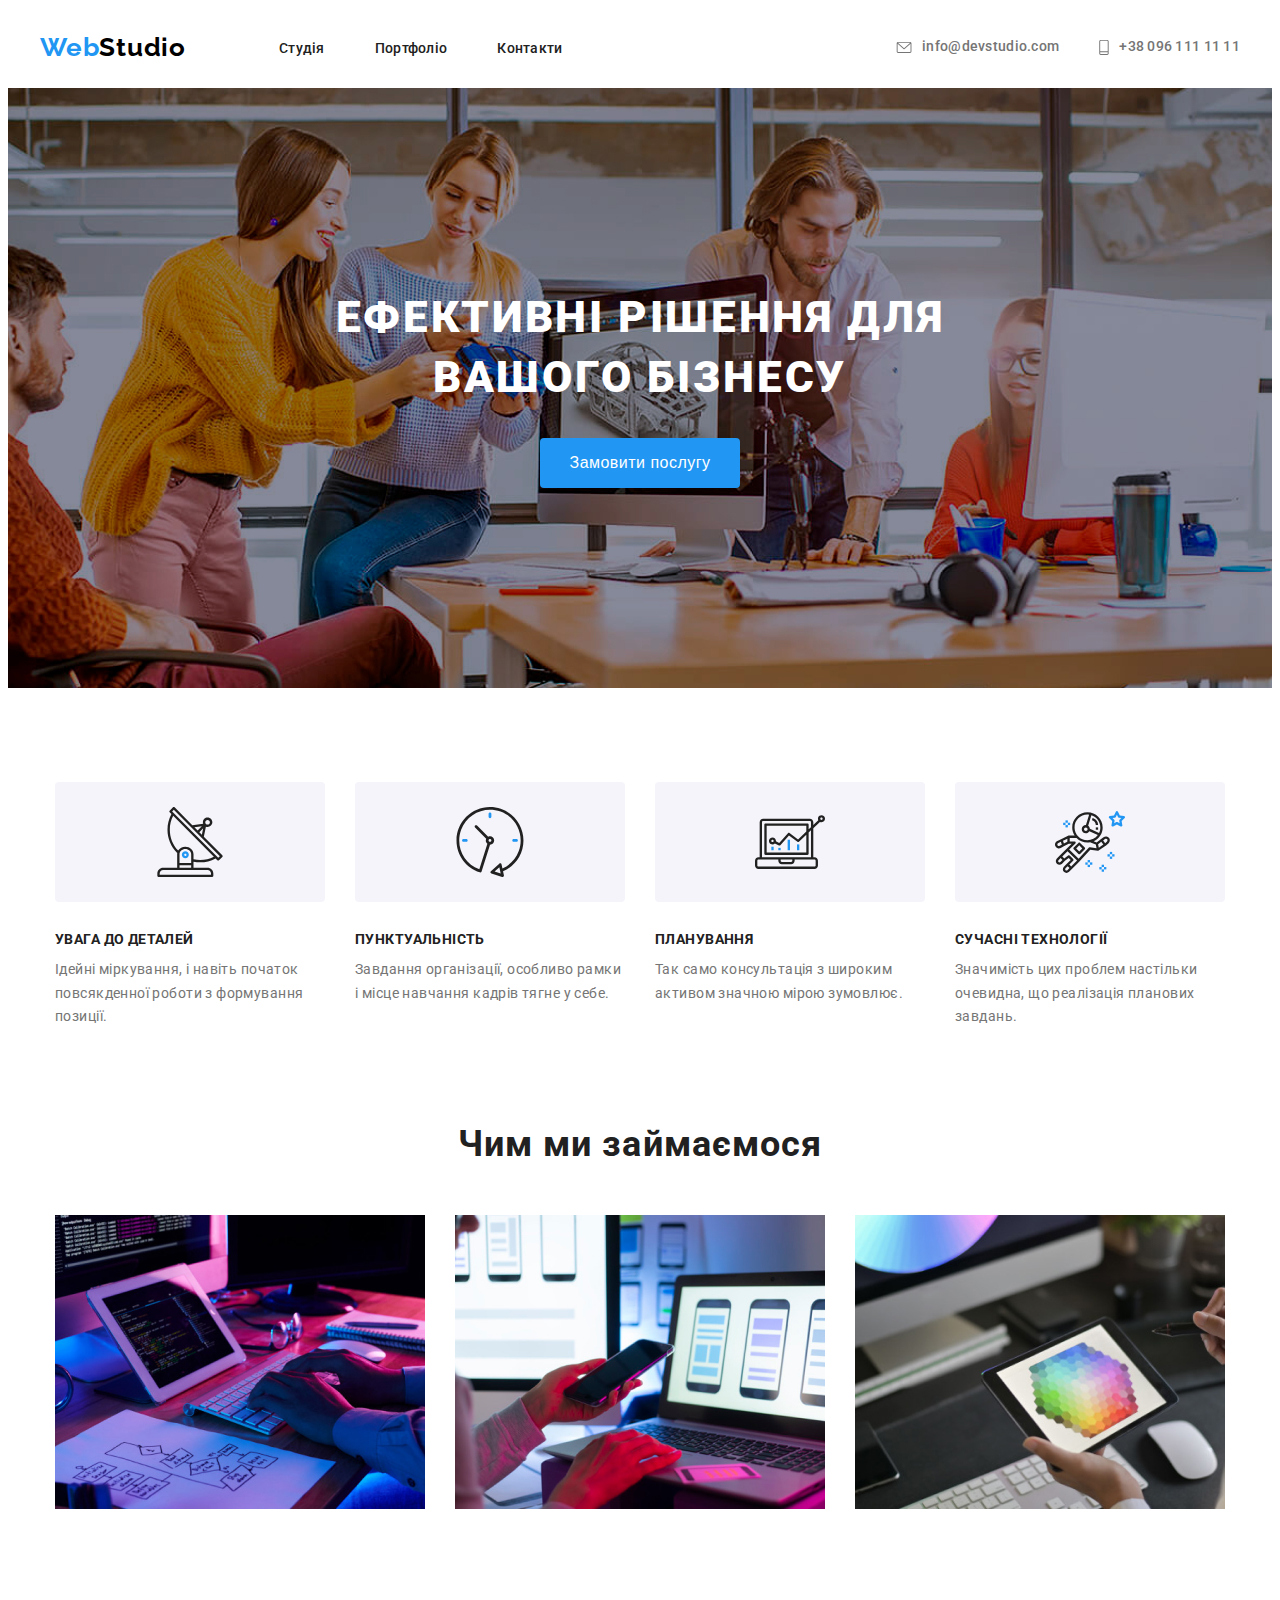
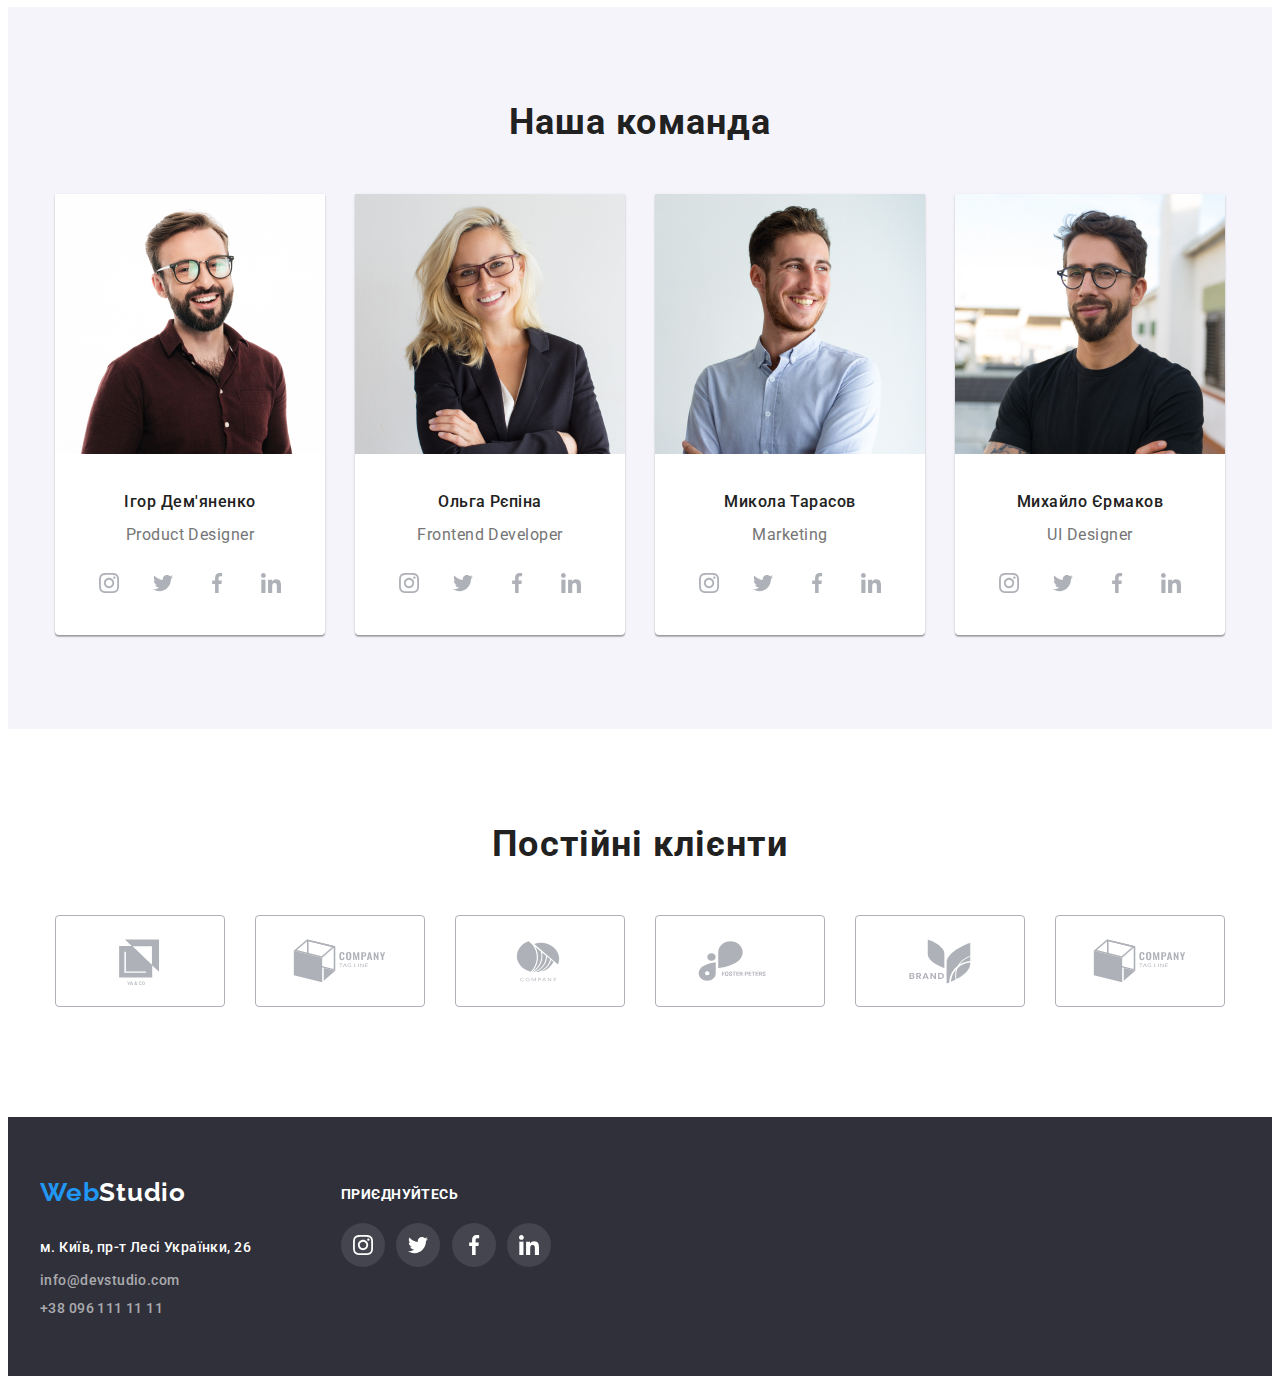
<file: index.html>
<!DOCTYPE html>
<html lang="uk">
  <head>
    <meta charset="UTF-8"/>
    <meta http-equiv="X-UA-Compatible" content="IE=edge">
    <meta name="viewport" content="width=device-width, initial-scale=1.0">
    <title>goit-markup-hw-1</title>
    <link rel="stylesheet" href="https://cdnjs.cloudflare.com/ajax/libs/modern-normalize/1.1.0/modern-normalize.min.css" integrity="sha512-wpPYUAdjBVSE4KJnH1VR1HeZfpl1ub8YT/NKx4PuQ5NmX2tKuGu6U/JRp5y+Y8XG2tV+wKQpNHVUX03MfMFn9Q==" crossorigin="anonymous" referrerpolicy="no-referrer" />
    <link rel="preconnect" href="https://fonts.googleapis.com">
    <link rel="preconnect" href="https://fonts.gstatic.com" crossorigin>
    <link href="https://fonts.googleapis.com/css2?family=Raleway:wght@700&family=Roboto:ital,wght@0,400;0,500;0,700;0,900;1,900&display=swap" rel="stylesheet">
    <link rel="stylesheet" href="./css/styles.css">
    
</head>
<!--header-->
<body>

<header>
  <div class="header">
    <a class="logo" href=""><span class="logo-blue-footer">Web</span>Studio</a>
    </nav>
       <ul id="nav-header" class="navigation-header">
       <li><a class="nav-header" href="">Студія</a></li>
       <li><a class="nav-header" target="_self" href="./portfolio.html">Портфоліо</a></li>
       <li><a class="nav-header" href="">Контакти</a></li>
      </ul>
    </nav>
   <ul class="container-contact-header">

    
   <li class="list-bullets-none contact-group">
    <svg class="contact-icon" width="16" height="12">
      <use href="./images/symbol-defs.svg#icon-envelope">
      </use>
    </svg>
   <a class="contact-header" href="mailto:info@devstudio.com">info@devstudio.com</a>
  </li>


  <li class="list-bullets-none contact-group">
    <svg class="contact-icon" width="10" height="16">
    <use href="./images/symbol-defs.svg#icon-telephone">
    </use>
  </svg>
   <a class="contact-header" href="tel:+380961111111">+38 096 111 11 11</a>
   
   </li>
  </ul>
  </div>
</header>

<!--Main of index-->
<main>
  <section class="hero">
    
    <h1 class="moto">
        Ефективні рішення для вашого бізнесу
    </h1>
    <div class="container-command-service-btn">
      <button class="command-service-btn" type="button">Замовити послугу</button>
    </div>
    </section>
<!--Characteristics-->

<section class="section">
  <div class="list-quality-container">
    <h2 style="display: none;">Characteristics</h2>
     <ul class="list-bullets-none list-quality-flex">
      <li class="quality-item">
        <div class="quality-icon-space">
          <div class="quality-icon">
          <svg width="70" height="70" >
            <use  href="./images/symbol-defs.svg#icon-antenna"></use>
          </svg>
          </div>
        </div>
        <h3 class="quality-title">УВАГА ДО ДЕТАЛЕЙ</h3>
        <p class="quality-definition">Ідейні міркування, і навіть початок повсякденної роботи з формування позиції.</p>
      </li>
      <li class="quality-item">
        <div class="quality-icon-space">
          <svg width="70" height="70" class="quality-icon">
            <use  href="./images/symbol-defs.svg#icon-clock">
            </use>
          </svg>
        </div>
        <h3 class="quality-title">ПУНКТУАЛЬНІСТЬ</h3>
        <p class="quality-definition">Завдання організації, особливо рамки і місце навчання кадрів тягне у себе.</p>
      </li>
      <li class="quality-item">
        <div class="quality-icon-space">
          <svg width="70" height="70" class="quality-icon">
            <use  href="./images/symbol-defs.svg#icon-diagram">
            </use>
          </svg>
        </div>
        <h3 class="quality-title">ПЛАНУВАННЯ</h3>
        <p class="quality-definition">Так само консультація з широким активом значною мірою зумовлює.</p>
      </li>
      <li class="quality-item antenna-last">
        <div class="quality-icon-space">
          <svg width="70" height="70" class="quality-icon">
            <use  href="./images/symbol-defs.svg#icon-astronaut">
            </use>
          </svg>
        </div>
        <h3 class="quality-title">СУЧАСНІ ТЕХНОЛОГІЇ</h3>
        <p class="quality-definition">Значимість цих проблем настільки очевидна, що реалізація планових завдань.</p>
    </li>
     </ul>
  </div>
 </section>

<!--Occupation-->


  <section class="section-occupation">
    <div class="list-quality-container">
    <h2 class="headings">Чим ми займаємося</h2>
       <ul class="list-bullets-none img-activity" >
       <li><img src="./images/img-1.jpg" alt="людина друкує на клавіатурі" width="370"/></li>
       <li><img src="./images/img-2.jpg" alt="людина тримає телефон і дивиться на телефони на ком'ютері" width="370"/></li>
       <li><img src="./images/img-3.jpg" alt="людина працює стілусом на планшетці" width="370"/></li>
     </ul>
    </div>
  </section>

<!--Team-->

  <section class="list-container-team" >
    <div class="list-quality-container">
      <h2 class="headings">Наша команда</h2>

        <ul class="list-bullets-none team-items-container">
        <li class="team-item"><img src="./images/img-4.jpg" alt="фото Ігора Дем'яненка" width="270"/>
          <div class="team-card"><h3 class="team-name">Ігор Дем'яненко</h3><p class="team-function">Product Designer</p>
        
    
          <ul class="social-list list-bullets-none">
            <li class="social-item">
             <a class="icon-space" href="#">
              <svg class="icon" width="20" height="20">
               <use href="./images/symbol-defs.svg#icon-instagram-2">
               </use>
              </svg>
             </a>
            </li>
            <li class="social-item" >
              <a class="icon-space" href="#">
               <svg class="icon" width="20" height="20">
                <use href="./images/symbol-defs.svg#icon-twitter">
                </use>
               </svg>
              </a>
             </li>
             <li class="social-item">
              <a class="icon-space" href="#">
               <svg class="icon" width="20" height="20">
                <use href="./images/symbol-defs.svg#icon-facebook">
                </use>
               </svg>
              </a>
             </li>
             <li class="social-item" >
              <a class="icon-space" href="#">
                <svg class="icon" width="20" height="20">
                <use href="./images/symbol-defs.svg#icon-linkedin-1">
                </use>
              </svg>
              </a>
             </li>
          </ul>
      

          </div>
        </li>
        <li class="team-item"><img src="./images/img-5.jpg" alt="фото Ольги Рєпіної" width="270"/>
          <div class="team-card"><h3 class="team-name">Ольга Рєпіна</h3> <p class="team-function">Frontend Developer</p>
            <div class="media-space">
              <ul class="social-list list-bullets-none">

                <li class="social-item">
                 <a class="icon-space" href="#">
                  <svg class="icon" width="20" height="20">
                   <use href="./images/symbol-defs.svg#icon-instagram-2">
                   </use>
                  </svg>
                 </a>
                </li>
                
                 <li class="social-item" >
                  <a class="icon-space" href="#">
                   <svg class="icon" width="20" height="20">
                    <use href="./images/symbol-defs.svg#icon-twitter">
                    </use>
                   </svg>
                  </a>
                 </li>
                 <li class="social-item">
                  <a class="icon-space" href="#">
                   <svg class="icon" width="20" height="20">
                    <use href="./images/symbol-defs.svg#icon-facebook">
                    </use>
                   </svg>
                  </a>
                 </li>
                 <li class="social-item" >
                  <a class="icon-space" href="#">
                    <svg class="icon" width="20" height="20">
                    <use href="./images/symbol-defs.svg#icon-linkedin-1">
                    </use>
                  </svg>
                  </a>
                 </li>
              </ul>
              
            </div>
          </div>
        </li>
        <li class="team-item"><img src="./images/img-6.jpg" alt="фото Миколи Тарасова" width="270"/>
          <div class="team-card"><h3 class="team-name">Микола Тарасов</h3> <p class="team-function">Marketing</p>
            <div class="antenna">
              <ul class="social-list list-bullets-none">

                <li class="social-item">
                 <a class="icon-space" href="#">
                  <svg class="icon" width="20" height="20">
                   <use href="./images/symbol-defs.svg#icon-instagram-2">
                   </use>
                  </svg>
                 </a>
                </li>
                
                 <li class="social-item" >
                  <a class="icon-space" href="#">
                   <svg class="icon" width="20" height="20">
                    <use href="./images/symbol-defs.svg#icon-twitter">
                    </use>
                   </svg>
                  </a>
                 </li>
                 <li class="social-item">
                  <a class="icon-space" href="#">
                   <svg class="icon" width="20" height="20">
                    <use href="./images/symbol-defs.svg#icon-facebook">
                    </use>
                   </svg>
                  </a>
                 </li>
                 <li class="social-item" >
                  <a class="icon-space" href="#">
                    <svg class="icon" width="20" height="20">
                    <use href="./images/symbol-defs.svg#icon-linkedin-1">
                    </use>
                  </svg>
                  </a>
                 </li>
              </ul>
              
            </div>
          </div>
        </li>
        <li class="team-item"><img src="./images/img-7.jpg" alt="Михайла Єрмакова" width="270"/>
          <div class="team-card"><h3 class="team-name">Михайло Єрмаков</h3> <p class="team-function">UI Designer</p>
            <div class="media-space">
              <ul class="social-list list-bullets-none">

                <li class="social-item">
                 <a class="icon-space" href="#">
                  <svg class="icon" width="20" height="20">
                   <use href="./images/symbol-defs.svg#icon-instagram-2">
                   </use>
                  </svg>
                 </a>
                </li>
                
                 <li class="social-item" >
                  <a class="icon-space" href="#">
                   <svg class="icon" width="20" height="20">
                    <use href="./images/symbol-defs.svg#icon-twitter">
                    </use>
                   </svg>
                  </a>
                 </li>
                 <li class="social-item">
                  <a class="icon-space" href="#">
                   <svg class="icon" width="20" height="20">
                    <use href="./images/symbol-defs.svg#icon-facebook">
                    </use>
                   </svg>
                  </a>
                 </li>
                 <li class="social-item" >
                  <a class="icon-space" href="#">
                    <svg class="icon" width="20" height="20">
                    <use href="./images/symbol-defs.svg#icon-linkedin-1">
                    </use>
                  </svg>
                  </a>
                 </li>
              </ul>
              
            </div>
          </div>
      </li>
    </div> 
    </ul> 
  </section>

  <!-- Our clients-->

  <section class="section">
    <div class="list-quality-container">
      <h2 class="headings">Постійні клієнти</h2>
      <ul class="list-bullets-none clients-logo-list">

        <li class="clients-logo-block">
         <a class="clients-logo-space" href="#">
          <svg class="clients-logo" width="106" height="60">
            <use href="./images/symbol-defs.svg#icon-Logo-YaCo">
            </use>
          </svg>
        </a>
        </li>
        <li class="clients-logo-block">
          <a class="clients-logo-space" href="#">
            <svg class="clients-logo" width="106" height="60">
              <use href="./images/symbol-defs.svg#icon-Logo-TagLine">
              </use>
            </svg>
          </a>
        </li>
        <li class="clients-logo-block">
          <a class="clients-logo-space" href="#">
            <svg class="clients-logo" width="106" height="60">
              <use href="./images/symbol-defs.svg#icon-Logo-Company">
              </use>
            </svg>
          </a>
        </li>
        <li class="clients-logo-block">
          <a class="clients-logo-space" href="#">
            <svg class="clients-logo" width="106" height="60">
              <use href="./images/symbol-defs.svg#icon-Logo-FosterPeters">
              </use>
            </svg>
          </a>
        </li>
        <li class="clients-logo-block">
          <a class="clients-logo-space" href="#">
            <svg class="clients-logo" width="106" height="60">
              <use href="./images/symbol-defs.svg#icon-Logo-Brand">
              </use>
            </svg>
          </a>
        </li>
        <li class="clients-logo-block">
          <a class="clients-logo-space" href="#">
            <svg class="clients-logo" width="106" height="60">
              <use href="./images/symbol-defs.svg#icon-Logo-TagLine">
              </use>
            </svg>
          </a>
        </li>
      </ul>

    </div>
  </section>

</main>  
<!--footer-->
<footer>
  
  <div class="footer-container">
    <div class="footer-company-contacts">
    <a class="logo-bottom" href=""><span class="logo-blue-footer">Web</span>Studio</a>
       <address class="continer-contacts-bottom">
         <p class="address-footer">м. Київ, пр-т Лесі Українки, 26</p>
         <a class="contacts-footer" href="mailto:info@devstudio.com">info@devstudio.com</a>
         <a class="contacts-footer telephone" href="tel:+380961111111">+38 096 111 11 11</a>
       </address>
    </div>   
      <div class="footer-links">
      <h3 class="call-to-action">приєднуйтесь</h3>
      <ul class="social-list list-bullets-none">
      
        <li class="social-item">
          <a class="icon-space-footer" href="#">
            <svg class="icon" width="20" height="20">
              <use href="./images/symbol-defs.svg#icon-instagram-2">
              </use>
            </svg>
          </a>
        </li>
        
        <li class="social-item">
          <a class="icon-space-footer" href="#">
            <svg class="icon" width="20" height="20">
              <use href="./images/symbol-defs.svg#icon-twitter">
              </use>
            </svg>
          </a>
        </li><li class="social-item">
          <a class="icon-space-footer" href="#">
            <svg class="icon" width="20" height="20">
              <use href="./images/symbol-defs.svg#icon-facebook">
              </use>
            </svg>
          </a>
        </li>
        
        <li class="social-item">
          <a class="icon-space-footer" href="#">
            <svg class="icon" width="20" height="20">
              <use href="./images/symbol-defs.svg#icon-linkedin-1">
              </use>
            </svg>
          </a>
        </li>
      </ul>
    </div>
    </div>

    
    
</footer>
</body>
</html>
</file>
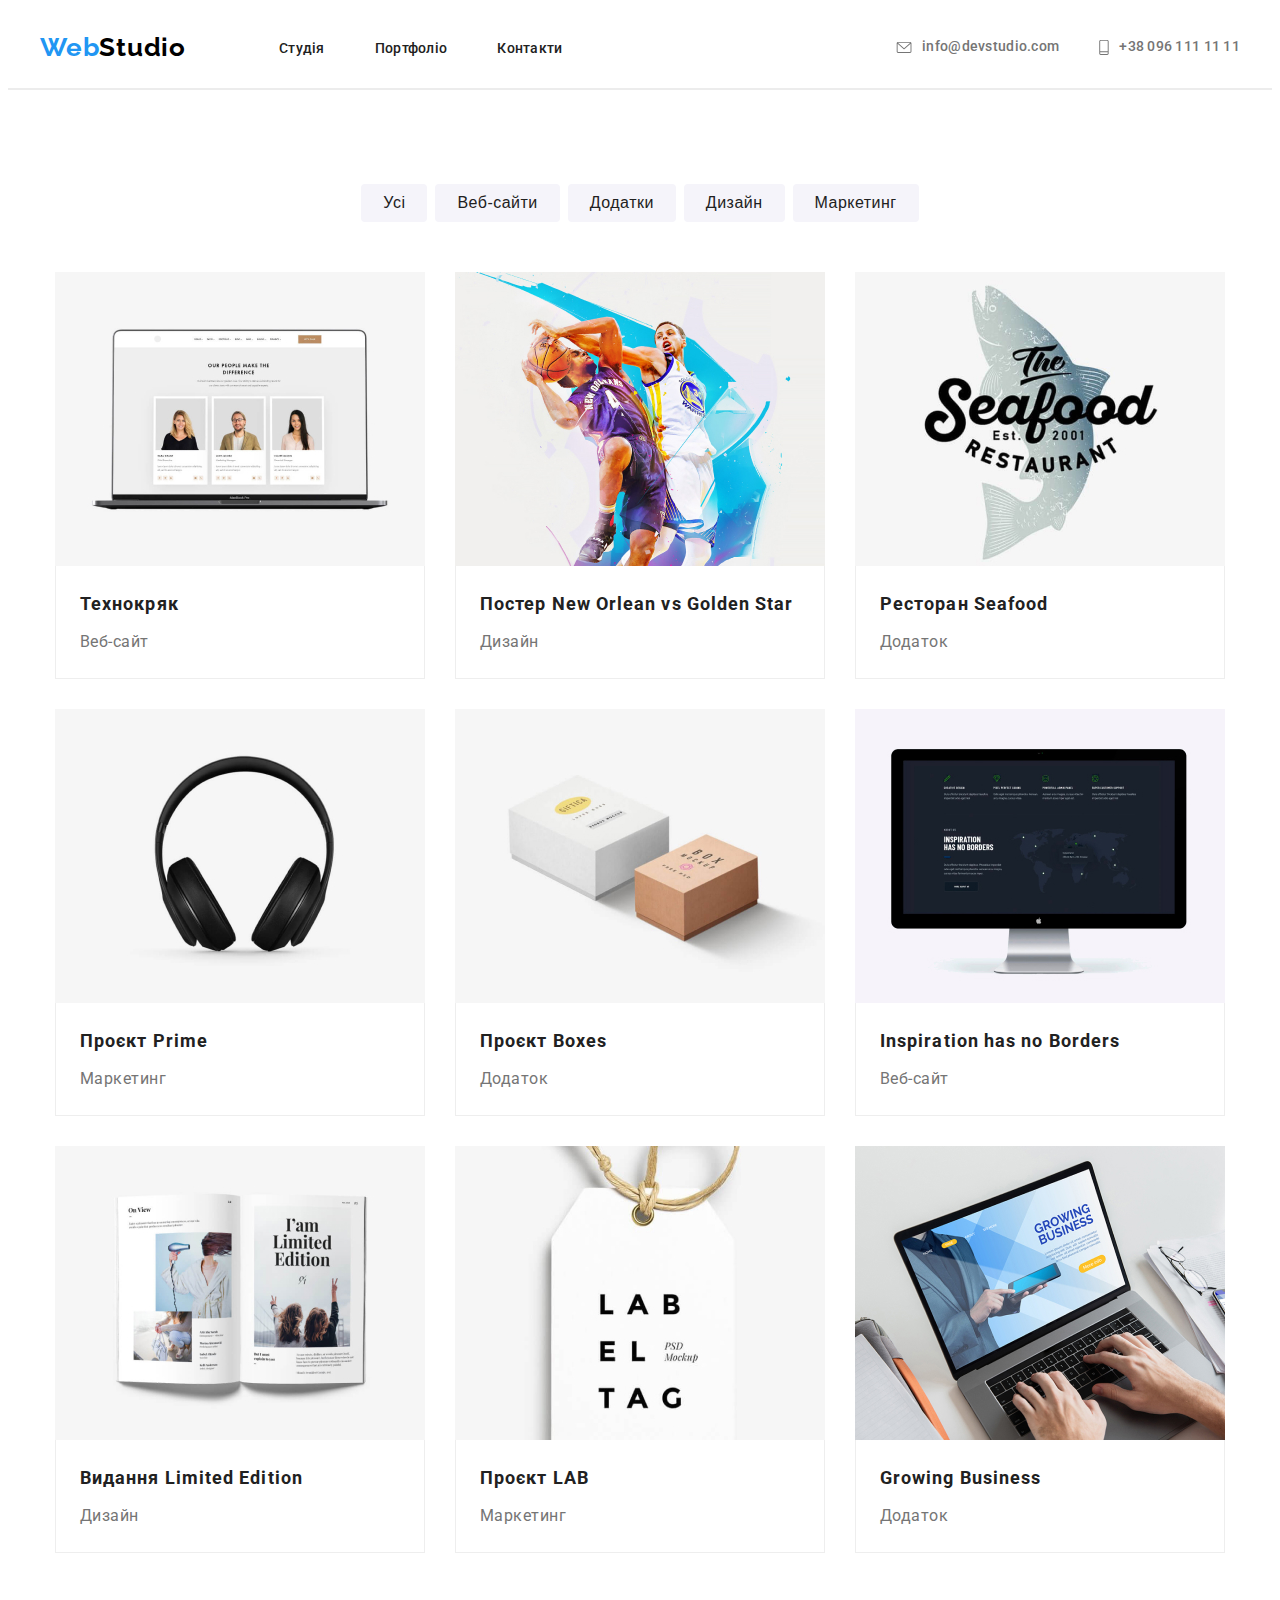
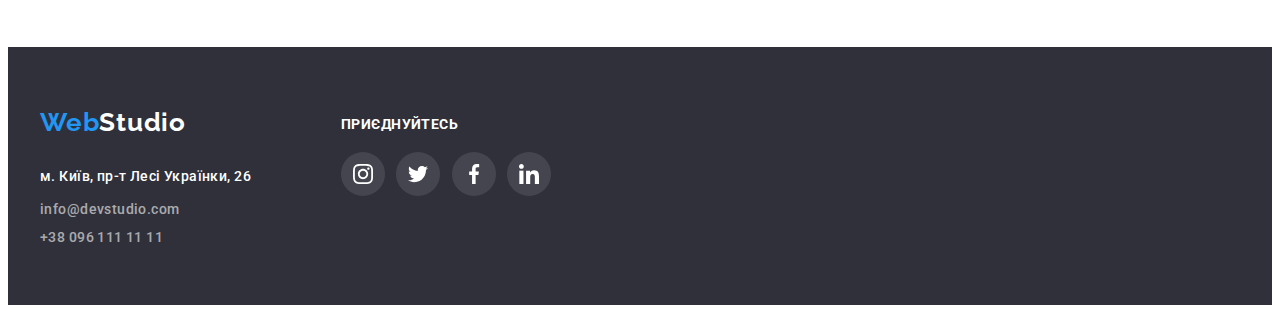
<file: portfolio.html>
<!DOCTYPE html>
<html lang="uk">
<head>
    <meta charset="UTF-8">
    <meta http-equiv="X-UA-Compatible" content="IE=edge">
    <meta name="viewport" content="width=device-width, initial-scale=1.0">
    <title>Портфоліо</title>
    <link rel="stylesheet" href="https://cdnjs.cloudflare.com/ajax/libs/modern-normalize/1.1.0/modern-normalize.min.css" integrity="sha512-wpPYUAdjBVSE4KJnH1VR1HeZfpl1ub8YT/NKx4PuQ5NmX2tKuGu6U/JRp5y+Y8XG2tV+wKQpNHVUX03MfMFn9Q==" crossorigin="anonymous" referrerpolicy="no-referrer" />
    <link rel="preconnect" href="https://fonts.googleapis.com">
    <link rel="preconnect" href="https://fonts.gstatic.com">
    <link href="https://fonts.googleapis.com/css2?family=Raleway:wght@700&family=Roboto:wght@400;500;700&display=swap" rel="stylesheet">
    <link rel="stylesheet" href="./css/styles.css">
    
</head>
<!--header-->

<body>

  <header>
    <div class="header">
      <a class="logo" href=""><span class="logo-blue-footer">Web</span>Studio</a>
      </nav>
      <ul id="nav-header" class="navigation-header">
        <li><a class="nav-header" target="_self" href="./index.html" href="">Студія</a></li>
        <li><a class="nav-header" >Портфоліо</a></li>
        <li><a class="nav-header" href="">Контакти</a></li>
      </ul>
      </nav>
      <ul class="container-contact-header">


        <li class="list-bullets-none contact-group">
          <svg class="contact-icon" width="16" height="12">
            <use href="./images/symbol-defs.svg#icon-envelope">
            </use>
          </svg>
          <a class="contact-header" href="mailto:info@devstudio.com">info@devstudio.com</a>
        </li>


        <li class="list-bullets-none contact-group">
          <svg class="contact-icon" width="10" height="16">
            <use href="./images/symbol-defs.svg#icon-telephone">
            </use>
          </svg>
          <a class="contact-header" href="tel:+380961111111">+38 096 111 11 11</a>

        </li>
      </ul>
    </div>
  </header>
 <!--main Портфоліо-->

<main>
  <div class="header-line"></div>
  <section class="section">

    <div class="list-quality-container">
        <h2 style='display: none;'>кнопки меню</h2>
        <ul  class="container-btn-menu">
          <li><button class="btn-menu" type="button">Усі</button></li>
          <li><button class="btn-menu" type="button">Веб-сайти</button></li>
          <li><button class="btn-menu" type="button">Додатки</button></li>
          <li><button class="btn-menu" type="button">Дизайн</button></li>
          <li><button class="btn-menu" type="button">Маркетинг</button></li>
        </ul>
      <div class="portfolio-img-content">
        <h2 class="portfolio" style="display: none;">Portfolio</h2>
          <ul class="portfolio-list">

           <div class="portfolio-card">
          <li class="container-item-portfolio">
            <img src="./images/img-8.jpg" alt="Наш персонал" width="370">
            <div class="general-portfolio">
            <h3 class="title-portfolio">Технокряк</h3>
            <h4 class="subtitle-portfolio">Веб-сайт</h4>
            </div>
          </li>
           </div>
          <div class="portfolio-card">
          <li class="container-item-portfolio">
            <img src="./images/img-9.jpg" alt="плакат Нью-Орлеан проти Голден Стар" width="370">
            <div class="general-portfolio">
            <h3 class="title-portfolio">Постер New Orlean vs Golden Star</h3>
            <h4 class="subtitle-portfolio">Дизайн</h4>
           </div>
          </li></div>
          <div class="portfolio-card">
          <li class="container-item-portfolio">
            <img src="./images/img-10.jpg" alt="Ресторан Сіфуд" width="370">
            <div class="general-portfolio">
            <h3 class="title-portfolio">Ресторан Seafood</h3>
            <h4 class="subtitle-portfolio">Додаток</h4>
            </div>
          </li></div>
          <div class="portfolio-card">
          <li class="container-item-portfolio">
            <img src="./images/img-11.jpg" alt="" width="370">
            <div class="general-portfolio">
            <h3 class="title-portfolio">Проєкт Prime</h3>
            <h4 class="subtitle-portfolio">Маркетинг</h4>
            </div>
          </li></div>
          <div class="portfolio-card">
          <li class="container-item-portfolio">
            <img src="./images/img-12.jpg" alt="Проєкт Боксис" width="370">
            <div class="general-portfolio">
            <h3 class="title-portfolio">Проєкт Boxes</h3>
            <h4 class="subtitle-portfolio">Додаток</h4>
            </div>
          </li></div>
          <div class="portfolio-card">
          <li class="container-item-portfolio">
            <img src="./images/img-13.jpg" alt="Сайт Натхнення без меж" width="370">
            <div class="general-portfolio">
            <h3 class="title-portfolio">Inspiration has no Borders</h3>
            <h4 class="subtitle-portfolio">Веб-сайт</h4>
            </div>
          </li></div>
          <div class="portfolio-card">
          <li class="container-item-portfolio">
            <img src="./images/img-14.jpg" alt="Видання Лімітид Едішн" width="370">
            <div class="general-portfolio">
            <h3 class="title-portfolio">Видання Limited Edition</h3>
            <h4 class="subtitle-portfolio">Дизайн</h4>
            </div>
          </li></div>
          <div class="portfolio-card">
          <li class="container-item-portfolio">
            <img src="./images/img-15.jpg" alt="Проєкт Леб" width="370">
            <div class="general-portfolio">
            <h3 class="title-portfolio">Проєкт LAB</h3>
            <h4 class="subtitle-portfolio">Маркетинг</h4>
            </div>
          </li></div>
          <div class="portfolio-card">
          <li class="container-item-portfolio">
            <img src="./images/img-16.jpg" alt="Зростаючий бізнес" width="370">
            <div class="general-portfolio">
            <h3 class="title-portfolio">Growing Business</h3>
            <h4 class="subtitle-portfolio">Додаток</h4>
            </li></div>
          </ul>
      </div>
   </div>
  </section>
</main>
<!--Address in the footer-->
<footer>
  <div class="footer-container">
    <div class="footer-company-contacts">
      <a class="logo-bottom" href=""><span class="logo-blue-footer">Web</span>Studio</a>
      <address class="continer-contacts-bottom">
        <p class="address-footer">м. Київ, пр-т Лесі Українки, 26</p>
        <a class="contacts-footer" href="mailto:info@devstudio.com">info@devstudio.com</a>
        <a class="contacts-footer telephone" href="tel:+380961111111">+38 096 111 11 11</a>
      </address>
    </div>
    <div class="footer-links">
      <h3 class="call-to-action">приєднуйтесь</h3>
      <ul class="social-list list-bullets-none">
  
        <li class="social-item">
          <a class="icon-space-footer" href="#">
            <svg class="icon" width="20" height="20">
              <use href="./images/symbol-defs.svg#icon-instagram-2">
              </use>
            </svg>
          </a>
        </li>
  
        <li class="social-item">
          <a class="icon-space-footer" href="#">
            <svg class="icon" width="20" height="20">
              <use href="./images/symbol-defs.svg#icon-twitter">
              </use>
            </svg>
          </a>
        </li>
        <li class="social-item">
          <a class="icon-space-footer" href="#">
            <svg class="icon" width="20" height="20">
              <use href="./images/symbol-defs.svg#icon-facebook">
              </use>
            </svg>
          </a>
        </li>
  
        <li class="social-item">
          <a class="icon-space-footer" href="#">
            <svg class="icon" width="20" height="20">
              <use href="./images/symbol-defs.svg#icon-linkedin-1">
              </use>
            </svg>
          </a>
        </li>
      </ul>
    </div>
  </div>

</footer>
</body>
</html>
</file>
<file: css/styles.css>
:root {
    --color-bckgr-primary:#F5F5F5;
    --color-bckgr-secondary: #FFFFFF; 
    --color-bckgr-footer:#2F303A;
    --color-bckgr-invert: #1B80BF;
    --color-invert: #FFFFFF;

    --color-text-primary:#212121;
    --color-text-action: #2196F3;
    --color-background-action: #FFFFFF;
   
    --color-heading-title: #212121;;
    --color-heading-subtitle:#757575;

    --color-button: #F5F4FA;
    --color-button-hover: #2196F3;
}

html {
    box-sizing: border-box;
}

*,
*::before,
*::after {
    box-sizing: inherit;

}

body {
    font-family: Roboto, Sans-Serif;
    font-style: normal;
   

}

::selection {
    color: var(--color-invert);
    background-color: var(--color-bckgr-invert);

}

/* common header */

.header-line {
    margin: 0;
    border: 1px solid #ECECEC;
    
}
      
.header > a {
    
    text-decoration: none;
    font-family: 'Raleway';
    font-style: normal;
    font-weight: 700;
    font-size: 26px;
    line-height: 1.19;
    letter-spacing: 0.03em;
    color: black ;
    
}

.logo {
    min-width: 145px;
    margin-left: 0px;
    

}

.logo-blue-header {
    color: var (--color-button-hover);
}

.navigation-header {
    min-width: 45px;
    margin-top: 0;
    margin-bottom: 0;
    margin-left: 93px;
    margin-right: auto;
    padding-left: 0px;
    display: flex;
    gap: 50px;
       
    list-style-type: none;
    
}

.header {
    width: 1200px;
    margin:auto;
    padding-top: 24px;
    padding-bottom: 25px;
    background-color: var(--color-bckgr-secondary);

    display: flex;
    align-items: center;  
    
    
}


.nav-header {
    
    margin-left: 0px;
    margin-top: 0px;
    margin-bottom: 0px;
    font-weight: 500;
    font-size: 14px;
    line-height: 1.14;
    letter-spacing: 0.02em;
    color: var(--color-text-primary);
    text-decoration: none;
}

.nav-header:hover {
    color: var(--color-text-action);
}


.contact-header {
    text-decoration: none;
    display:inline-block;
    padding: 6px 22px;
    margin-left:10px ;
    font-family: Roboto;
    font-weight: 500;
    font-size: 14px;
    line-height: 1.14;
    letter-spacing: 0.02em;

    color: var(--color-heading-subtitle);
   
 
}

.contact-header:last-child {

padding: 6px 0px;

}

.contact-header:hover {

    color: var(--color-button-hover);

}

.container-contact-header {

    margin: 0;
    padding: 0;

    display: flex;
    gap: 40px;
    
    
}

.contact-group {
    width:fit-content;
    display:flex;
    align-items: center;
    
   
}


.contact-icon {
    fill: var(--color-heading-subtitle);
    display: block;
    
}
.contact-icon:hover {
    fill: var(--color-button-hover);


}
/*Studio Page*/
 
/*hero section*/


.moto {
    width: 696px;
    margin-top: 0;
    margin-bottom: 30px;
    font-weight: 900;
    font-size: 44px;
    line-height: 1.36;
    letter-spacing: 0.06em;
    text-transform: uppercase;
    text-align: center;
    color: #FFFFFF;
    
   }

   .hero {

    flex-basis: 1600px;
    height: 600px;
    padding-top: 200px;
    padding-bottom: 280px;
  

    display: flex;
    flex-direction: column;
    align-items: center;
    background-image: url('/images/img-background.jpg'), url('/images/img-overlay.jpg');
    background-repeat: no-repeat;
    background-position: center center;
    background-size: content;
    background-attachment: scroll;
    
}


.command-service-btn { 
   
    width: 200px;
    height: 50px;
    background: #2196F3;
    box-shadow: 0px 4px 4px rgba(0, 0, 0, 0.15);
    border-radius: 4px;

    
    font-weight: 500;
    font-size: 16px;
    line-height: 1.6;
    text-align: center;
    letter-spacing: 0.03em;
    color: var(--color-background-action);
    

}

/* quality descripion*/
.section-occupation {

    padding-bottom: 94px;
}


.section {
    padding-top: 94px;
    padding-bottom: 94px;
    margin: 0;

}

.list-quality-container {

    width: 1200px;
    margin: 0;
    padding-left: 15px;
    padding-right: 15px;
    margin-left: auto;
    margin-right: auto;

  
}

.list-quality-flex {
    
    margin: 0;
    display: flex;
    justify-content: space-between;

    padding: 0;

    

}

.quality-icon-space {
    width: 270px;
    height: 120px;
    margin: 0;
    margin-bottom: 30px;
    padding: 25px 100px;

    display: flex;
    justify-content: center;
        
    background: #F5F4FA;
    border-radius: 4px;
}

.quality-icon {
    display: flex;
    justify-content: center;
    align-items: center;

    width: 100%;
    height: 100%;
}

.quality-item {
    width: 270px;

}



.quality-title {
    margin:0 ;
    margin-bottom:10px ;

    font-weight: 700;
    font-size: 14px;
    line-height: 1.14;
    letter-spacing: 0.03em;
    text-transform: uppercase;

    color: #212121;
    
}

.quality-definition {
    margin:0 ;

    font-weight: 400;
    font-size: 14px;
    line-height: 1.7;
    letter-spacing: 0.03em;

    color: #757575;
    

}


/*occupation*/
    

.img-activity {

    display: flex;
    justify-content: center;
    gap: 30px;
    
    margin-top: 0;
    margin-bottom: 0;
    padding-left: 0;
    
}

/*team of studio*/
.list-container-team {

    padding-top: 94px;
    padding-bottom: 94px;
    margin: 0;
    background-color: #F5F4FA;
}

.team-items-container {
    
    padding-left: 0;
    padding-right: 0;
    margin-top: 0;
    margin-bottom: 0;

    display: flex;
    justify-content: center;
    gap: 30px;
}
.team-section {
    
    margin-top: 94px;
    margin-bottom: 0;
    background-color: #F5F4FA ;

    display: flex;
    flex-direction: column
}



.team-item {

      
    text-align: center;
    margin: 0;
    background: #FFFFFF;
    box-shadow: 0px 1px 3px rgba(0, 0, 0, 0.12), 0px 1px 1px rgba(0, 0, 0, 0.14), 0px 2px 1px rgba(0, 0, 0, 0.2);
    border-radius: 0px 0px 4px 4px;
}

.team-card {
    padding-top: 30px;
    padding-bottom: 30px;
    padding-right: 32px;
    padding-left: 32px;
}

.team-name {
   
    width: content;
    margin: 0;
    margin-bottom: 10px;

    font-weight: 500;
    font-size: 16px;
    line-height: 1.8;
    letter-spacing: 0.03em;
    color: #212121;
    text-align: center;
}

.team-function {
    width: content;
    margin: 0;
    margin-bottom: 16px;
    font-weight: 400;
    font-size: 16px;
    line-height: 1.18;
    letter-spacing: 0.03em;
    color: #757575;
    

}


.headings {
    
    margin: 0;
    margin-bottom: 50px;
    text-align: center; 
    font-weight: 700px;
    font-size: 36px;
    line-height: 1.17;
    letter-spacing: 0.03em;
    color: #212121;


}

.image-space {
    width: 270px;
    height: 104p;
    padding: 30px 32px;
}

.social-list {
    display: flex;
    justify-content: space-between;
    align-items: center;
    gap: 10px;
    padding-left: 0;
}

.social-item {
    width: 44px;
    height: 44px;
    
}
.icon-space {
    display: flex;
    align-items: center;
    justify-content: center;
    width: 100%;
    height: 100%;
    background-color: var(--color-bckgr-secondary) ;
    fill: #AFB1B8;
    border-radius: 50%;
  
}

  
.icon-space:hover {
    background-color: var(--color-text-action);
    fill: var(--color-invert);
}




    


/*Portfolio page*/
/*menu of Portfolio Page*/

.portfolio-block {

    padding-left: 94px 0;
    margin: 0 auto;
    
}

.container-btn-menu {

    list-style-type: none;
    padding: 0px;
    margin: 0;

    display: flex;
    justify-content: center;
    align-items: center;
    gap: 8px;
       
}



button {
    background: var(--color-button);
    border-radius: 4px;
    border-style: none;
    cursor: pointer;
    
}

.btn-menu { 
  
    font-weight: 500;
    font-size: 16px;
    

    line-height: 1.6;
    text-align: center;
    letter-spacing: 0.03em;
    color: var(--color-text-primary);
    padding: 6px 22px;
   
}

button:hover {
    background: var(--color-button-hover);
    box-shadow: 0px 3px 1px rgba(0, 0, 0, 0.1), 0px 1px 2px rgba(0, 0, 0, 0.08), 0px 2px 2px rgba(0, 0, 0, 0.12);
    border-radius: 4px;
    border-style: none;
    }

.btn-menu:hover {
    
    font-weight: 500;
    font-size: 16px;
    line-height: 1.6;
    text-align: center;
    letter-spacing: 0.03em;
    color: var(--color-bckgr-secondary);
}

/* Portfolio block*/

.portfolio-card:hover {
     box-shadow: 0px 1px 1px rgba(0, 0, 0, 0.12), 0px 4px 4px rgba(0, 0, 0, 0.06), 1px 4px 6px rgba(0, 0, 0, 0.16);
}

.list-bullets-none {
    list-style: none;
}

.portfolio-img-content {
    margin-top:50px;
        
}

.container-item-portfolio {
    
    width: 370px;
    padding: 0px;
    

    display: flex;
    flex-direction:column;
    
        
}

.portfolio-list  {
   
    padding: 0;
    margin: 0;

    display: flex;
    flex-wrap: wrap ;
    justify-content: center;
    gap: 30px;
    list-style-type: none;
    

}

.general-portfolio {
    border-top: transparent;
    border-left:1px Solid #EEEEEE ;
    border-right:1px Solid #EEEEEE;
    border-bottom: 1px  Solid #EEEEEE;
    padding: 20px 24px;
    
}

.title-portfolio {
    display:inline-block;
    width: 322px;
    margin-top: 0;
    margin-bottom: 4px;

    font-weight: 700;
    font-size: 18px;
    line-height: 2;
    letter-spacing: 0.06em;
    color: var(--color-text-primary);
}

.subtitle-portfolio {
    display:inline-block;
    width: 322px;
    margin: 0px;
       
    font-weight: 400;
    font-size: 16px;
    line-height: 2;
    letter-spacing: 0.03em;
    color: var(--color-heading-subtitle);
}

/*common footer*/
footer {

    background-color:var(--color-bckgr-footer);
    text-decoration: none;
    padding-top: 60px;
    padding-bottom: 60px;
}

.footer-container {
    width: 1200px;
    margin: 0 auto;
    display: flex;
   

    
}

.logo-blue-footer {
    

    font-family: 'Raleway';
    font-style: normal;
    font-weight: 700;
    font-size: 26px;
    line-height: 1.19;
    letter-spacing: 0.03em;
    color: var(--color-button-hover);
}

footer > a {
    font-family: 'Raleway';
    font-style: normal;
    font-weight: 700;
    font-size: 26px;
    line-height: 1.19;
    color:var(--color-bckgr-secondary) ;
    letter-spacing: 0.03em;
    text-decoration: none;
}



.address-footer {
    margin-top: 0px;
    margin-bottom: 12px;
    font-style: normal;
    font-weight: 500;
    font-size: 14px;
    line-height: 1.7;
    letter-spacing: 0.03em;
    color: var(--color-bckgr-secondary);
    
    display: inline-block;
    flex-basis: content ;
}

.contacts-footer {
    

    font-style: normal;
    font-weight: 500;
    font-size: 14px;
    line-height: 1,7;
    letter-spacing: 0.03em;
    color: rgba(255, 255, 255, 0.6);
    text-decoration: none;
    
    display: inline-block;
    margin-bottom: 12px;
}


.logo-bottom {
    display: block;
    margin-bottom: 28px;

    font-family: 'Raleway';
    font-style: normal;
    font-weight: 700;
    font-size: 26px;
    line-height: 1.19;
    color:var(--color-bckgr-secondary) ;
    letter-spacing: 0.03em;
    text-decoration: none;
    

}
.continer-contacts-bottom {
    display: flex;
    flex-direction: column;
}

.telephone {
    margin-bottom: 0px;
}

.footer-links {
    width: 210px;
    justify-content: center;
    align-self: flex-start;
}
.footer-company-contacts {
    width: 231px;
     margin: 0;
    margin-right: 70px;
   
    
}

.call-to-action {
        padding-top:10px ;
        margin: 0;
        margin-bottom: 20px;
        font-weight: 700;
        font-size: 14px;
        line-height: 1.14;
        letter-spacing: 0.03em;
        text-transform: uppercase;
    
        color: #FFFFFF;
}

.icon-space-footer {
    display: flex;
    align-items: center;
    justify-content: center;
    width: 100%;
    height: 100%;
    background-color: rgba(255, 255, 255, 0.1);;
    fill: var(--color-invert);
    border-radius: 50%;

}
.icon-space-footer:hover {
   
    background-color: var(--color-button-hover)
    
}



/* our clients*/
.clients-logo-block {
    width:170px;
    height: 92px;
 
}

.clients-logo-space {
    width: 100%;
    height:100%;
    padding: 16px 32px;
    border: 1px solid #AFB1B8;
    border-radius: 4px;
    fill:#AFB1B8;
    display: flex;
    justify-content: center;
}

.clients-logo-space:hover {
fill: var(--color-button-hover);
border: 1px solid #2196F3;
}

.clients-logo-list {
    display: flex;
    justify-content: space-between;
    padding-left: 0;
   
}
</file>
